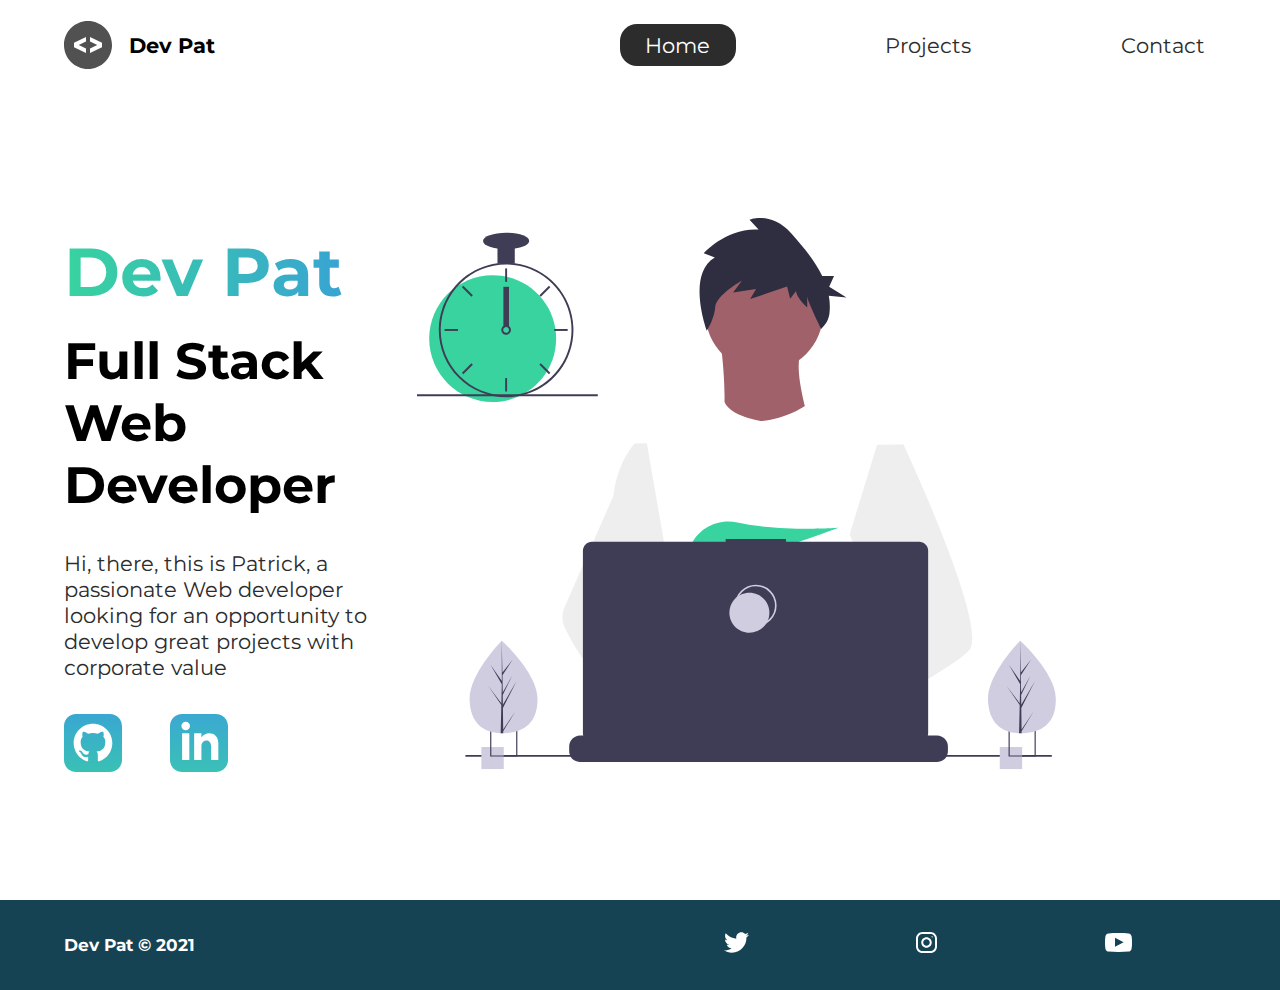
<file: index.html>
<!DOCTYPE html>
<html lang="en">
  <head>
    <meta charset="UTF-8" />
    <meta name="viewport" content="width=device-width, initial-scale=1.0" />
    <meta http-equiv="X-UA-Compatible" content="ie=edge" />
    <meta
      name="description"
      content="Dev Pat is a full stack web developer who specializes in html,css,javascript and java"
    />
    <meta name="robots" content="index,follow" />
    <link
      href="https://fonts.googleapis.com/css?family=Montserrat:400,500&display=swap"
      rel="stylesheet"
    />
    <link rel="stylesheet" href="./styles/style.css" />
    <title>Dev Pat | Web Developer</title>
  </head>
  <body>
    <header class="main-head">
      <nav>
        <div class="logo">
          <img src="./icons/code.svg" alt="logo" />
          <h1>Dev Pat</h1>
        </div>
        <ul>
          <li><a class="active" href="/">Home</a></li>
          <li><a href="./projects/">Projects</a></li>
          <li><a href="./contact/">Contact</a></li>
        </ul>
      </nav>
    </header>
    <section class="intro">
      <div class="intro-text">
        <h2>Dev Pat</h2>
        <h3>
          Full Stack Web
          <br />
          Developer
        </h3>
        <p>
          Hi, there, this is Patrick, a passionate Web developer looking for an
          opportunity to develop great projects with corporate value
        </p>
        <div class="intro-social">
          <a href="https://github.com/patrick881199" target="_blank">
            <img src="./icons/github.svg" alt="github-social-link" />
          </a>
          <a href="./contact" target="_blank">
            <img src="./icons/linked-in.svg" alt="linkedin-social-link" />
          </a>
        </div>
      </div>
      <div class="intro-images">
        <svg
          width="799"
          height="690"
          viewBox="0 0 799 690"
          fill="none"
          xmlns="http://www.w3.org/2000/svg"
        >
          <g id="undraw_dev_productivity_umsq (1) 1" clip-path="url(#clip0)">
            <path
              id="Vector"
              d="M516.92 624.636C516.92 624.636 512.16 626.266 504.42 628.576C487.31 633.706 455.65 642.216 428.82 643.916C405.72 645.396 386.2 641.836 382.63 626.766C381.1 620.286 383.27 614.956 388 610.576C402.12 597.486 439 592.796 468.25 591.186C476.51 590.736 484.15 590.526 490.51 590.446C501.31 590.306 508.39 590.526 508.39 590.526L508.56 591.186L516.92 624.636Z"
              fill="#A0616A"
            />
            <path
              id="Vector_2"
              d="M436.99 672.586C418.61 695.346 342.73 647.666 316.19 629.886C310.41 626.016 306.97 623.566 306.97 623.566L331.25 591.186L338.94 580.936C338.94 580.936 345.82 584.586 355.99 590.526C356.36 590.746 356.73 590.966 357.11 591.186C365.88 596.336 376.89 603.066 388 610.576C403.33 620.946 418.83 632.776 428.82 643.916C438.59 654.806 443.08 665.036 436.99 672.586Z"
              fill="#A0616A"
            />
            <g id="me">
              <path
                id="Vector_3"
                d="M434.672 191.952C475.283 191.607 507.926 158.406 507.582 117.795C507.237 77.1832 474.036 44.5403 433.425 44.8847C392.813 45.2291 360.17 78.4303 360.515 119.042C360.859 159.653 394.06 192.296 434.672 191.952Z"
                fill="#A0616A"
              />
              <path
                id="Vector_4"
                d="M379.477 155.65C379.477 155.65 394.216 259.972 373.002 271.875C351.787 283.779 499.929 283.588 499.929 283.588C499.929 283.588 466.124 193.284 480.809 165.449L379.477 155.65Z"
                fill="#A0616A"
              />
              <path
                id="Vector_5"
                d="M608.101 283.199L596.257 339.402L571.214 458.308L570.49 464.815L562.138 540.138L556.582 590.177L552.857 623.79C528.584 636.526 510.988 645.326 510.988 645.326C510.988 645.326 509.404 637.719 506.871 627.99C489.805 633.265 458.218 642.043 431.404 643.97C441.266 654.777 445.842 664.969 439.817 672.57C421.63 695.485 345.349 648.45 318.659 630.896C318.077 635.158 317.879 639.464 318.068 643.762L297.626 628.314L299.331 592.359L302.206 531.522L305.819 455.229C304.448 451.975 303.294 448.634 302.364 445.228C295.956 423.161 288.032 379.057 281.928 342.067C277.016 312.298 273.302 287.138 272.517 281.785C272.411 281.086 272.358 280.726 272.358 280.726L384.363 230.094C392.509 248.556 429.865 253.809 429.865 253.809C460.756 251.417 484.847 234.913 484.847 234.913L608.101 283.199Z"
                fill="white"
              />
              <path
                id="Vector_6"
                d="M372.285 49.3811L358.49 43.9934C358.49 43.9934 386.969 12.1 426.99 14.513L415.635 2.22366C415.635 2.22366 443.04 -9.01799 468.283 19.6674C481.553 34.7467 496.908 52.4737 506.557 72.5077L521.281 72.3829L515.251 85.9663L536.874 99.3152L514.777 97.0719C516.155 104.471 516.421 112.034 515.566 119.511C514.683 126.991 510.928 133.835 505.094 138.598V138.598C505.094 138.598 487.743 103.449 487.696 97.9443L487.813 111.705C487.813 111.705 473.959 99.4371 473.889 91.1807L466.471 100.877L462.593 85.7717L416.475 101.301L423.87 88.8526L395.157 93.2246L406.278 77.9923C406.278 77.9923 373.932 96.1568 372.811 111.304C371.689 126.452 362.299 140.875 362.299 140.875C362.299 140.875 336.213 70.3294 372.285 49.3811Z"
                fill="#2F2E41"
              />
              <path
                id="Vector_7"
                d="M690.215 540.422C682.794 548.605 664.338 560.992 641.951 574.422C633.623 579.413 624.757 584.559 615.71 589.676C594.122 601.889 571.514 614.001 552.857 623.79C528.584 636.526 510.988 645.326 510.988 645.326C510.988 645.326 509.403 637.719 506.871 627.99C503.48 614.968 498.397 598.141 493.184 590.715C493.002 590.456 492.82 590.218 492.638 589.979C491.121 588.022 489.601 586.885 488.112 586.897L562.138 540.138L594.127 519.926L570.489 464.814L540.842 395.683L557.908 339.727L575.062 283.479L608.101 283.199C608.101 283.199 619.243 306.985 633.514 340.166C635.647 345.128 637.851 350.299 640.096 355.64C669.469 425.394 706.176 522.836 690.215 540.422Z"
                fill="#EEEEEE"
              />
              <path
                id="Vector_8"
                d="M358.123 591.2C355.41 591.212 352.702 591.456 350.029 591.928C327.074 596.073 320.47 616.94 318.659 630.896C318.077 635.158 317.879 639.464 318.068 643.761L297.626 628.314L290.178 622.687C272.316 616.628 256.353 605.733 242.483 592.84C230.449 581.456 219.634 568.849 210.213 555.223C200.831 541.793 192.448 527.692 185.134 513.034C183.094 508.943 181.977 504.454 181.864 499.884C181.751 495.314 182.644 490.775 184.48 486.588L209.154 430.327L245.218 348.098C245.471 346.146 245.752 344.237 246.059 342.371C252.995 300.511 272.367 281.786 272.367 281.786L287.286 281.659L297.778 341.932L310.813 416.815L302.364 445.227L282.839 510.845L302.205 531.522L358.123 591.2Z"
                fill="#EEEEEE"
              />
            </g>
            <path
              id="Vector_9"
              d="M372.877 415.806L385.631 430.686C390.37 429.783 395.319 428.721 400.416 427.529L396.752 415.806L405.71 426.256C459.707 412.975 526.637 387.155 526.637 387.155C526.637 387.155 454.379 392.453 400.428 380.666C376.558 375.451 351.998 387.284 342.202 409.668C336.508 422.679 337.403 433.951 357.596 433.951C364.419 433.835 371.223 433.195 377.949 432.037L372.877 415.806Z"
              fill="#38D39F"
            />
            <path
              id="Vector_10"
              d="M663.65 660.386V666.456C663.654 668.122 663.345 669.774 662.74 671.326C662.472 672.018 662.147 672.687 661.77 673.326C660.578 675.326 658.887 676.983 656.862 678.133C654.838 679.283 652.549 679.887 650.22 679.886H203.67C201.342 679.887 199.053 679.283 197.028 678.133C195.003 676.983 193.312 675.326 192.12 673.326C191.743 672.687 191.419 672.018 191.15 671.326C190.546 669.774 190.237 668.122 190.24 666.456V660.386C190.24 658.622 190.587 656.876 191.262 655.246C191.936 653.616 192.926 652.136 194.173 650.888C195.42 649.641 196.901 648.652 198.53 647.977C200.16 647.302 201.906 646.955 203.67 646.956H229.41V644.126C229.41 644.052 229.425 643.979 229.453 643.911C229.481 643.843 229.522 643.782 229.574 643.73C229.626 643.678 229.688 643.636 229.756 643.608C229.824 643.58 229.897 643.566 229.97 643.566H243.4C243.474 643.566 243.547 643.58 243.615 643.608C243.683 643.636 243.745 643.678 243.797 643.73C243.849 643.782 243.89 643.843 243.918 643.911C243.946 643.979 243.96 644.052 243.96 644.126V646.956H252.35V644.126C252.35 644.052 252.365 643.979 252.393 643.911C252.421 643.843 252.462 643.782 252.514 643.73C252.566 643.678 252.628 643.636 252.696 643.608C252.764 643.58 252.837 643.566 252.91 643.566H266.34C266.414 643.566 266.487 643.58 266.555 643.608C266.623 643.636 266.684 643.678 266.736 643.73C266.789 643.782 266.83 643.843 266.858 643.911C266.886 643.979 266.9 644.052 266.9 644.126V646.956H275.3V644.126C275.3 644.052 275.315 643.979 275.343 643.911C275.371 643.843 275.412 643.782 275.464 643.73C275.516 643.678 275.578 643.636 275.646 643.608C275.714 643.58 275.787 643.566 275.86 643.566H289.29C289.364 643.566 289.437 643.58 289.505 643.608C289.573 643.636 289.634 643.678 289.686 643.73C289.739 643.782 289.78 643.843 289.808 643.911C289.836 643.979 289.85 644.052 289.85 644.126V646.956H298.24V644.126C298.24 644.052 298.255 643.979 298.283 643.911C298.311 643.843 298.352 643.782 298.404 643.73C298.456 643.678 298.518 643.636 298.586 643.608C298.654 643.58 298.727 643.566 298.8 643.566H312.23C312.304 643.566 312.377 643.58 312.445 643.608C312.513 643.636 312.574 643.678 312.626 643.73C312.678 643.782 312.72 643.843 312.748 643.911C312.776 643.979 312.79 644.052 312.79 644.126V646.956H321.18V644.126C321.18 644.052 321.194 643.979 321.223 643.911C321.251 643.843 321.292 643.782 321.344 643.73C321.396 643.678 321.458 643.636 321.526 643.608C321.594 643.58 321.667 643.566 321.74 643.566H335.17C335.244 643.566 335.317 643.58 335.385 643.608C335.453 643.636 335.514 643.678 335.566 643.73C335.618 643.782 335.66 643.843 335.688 643.911C335.716 643.979 335.73 644.052 335.73 644.126V646.956H344.13V644.126C344.13 644.052 344.145 643.979 344.173 643.911C344.201 643.843 344.242 643.782 344.294 643.73C344.346 643.678 344.408 643.636 344.476 643.608C344.544 643.58 344.617 643.566 344.69 643.566H358.12C358.194 643.566 358.267 643.58 358.335 643.608C358.403 643.636 358.464 643.678 358.516 643.73C358.569 643.782 358.61 643.843 358.638 643.911C358.666 643.979 358.68 644.052 358.68 644.126V646.956H367.07V644.126C367.07 644.052 367.085 643.979 367.113 643.911C367.141 643.843 367.182 643.782 367.234 643.73C367.286 643.678 367.348 643.636 367.416 643.608C367.484 643.58 367.557 643.566 367.63 643.566H472.83C472.904 643.566 472.977 643.58 473.045 643.608C473.113 643.636 473.174 643.678 473.227 643.73C473.279 643.782 473.32 643.843 473.348 643.911C473.376 643.979 473.39 644.052 473.39 644.126V646.956H481.79V644.126C481.79 644.052 481.804 643.979 481.833 643.911C481.861 643.843 481.902 643.782 481.954 643.73C482.006 643.678 482.068 643.636 482.136 643.608C482.204 643.58 482.277 643.566 482.35 643.566H495.78C495.928 643.567 496.07 643.627 496.175 643.732C496.279 643.836 496.339 643.978 496.34 644.126V646.956H504.73V644.126C504.73 644.052 504.745 643.979 504.773 643.911C504.801 643.843 504.842 643.782 504.894 643.73C504.946 643.678 505.008 643.636 505.076 643.608C505.144 643.58 505.217 643.566 505.29 643.566H518.72C518.794 643.566 518.867 643.58 518.935 643.608C519.003 643.636 519.065 643.678 519.117 643.73C519.169 643.782 519.21 643.843 519.238 643.911C519.266 643.979 519.28 644.052 519.28 644.126V646.956H527.67V644.126C527.67 644.052 527.685 643.979 527.713 643.911C527.741 643.843 527.782 643.782 527.834 643.73C527.886 643.678 527.948 643.636 528.016 643.608C528.084 643.58 528.157 643.566 528.23 643.566H541.66C541.734 643.566 541.807 643.58 541.875 643.608C541.943 643.636 542.005 643.678 542.057 643.73C542.109 643.782 542.15 643.843 542.178 643.911C542.206 643.979 542.22 644.052 542.22 644.126V646.956H550.62V644.126C550.62 644.052 550.635 643.979 550.663 643.911C550.691 643.843 550.732 643.782 550.784 643.73C550.836 643.678 550.898 643.636 550.966 643.608C551.034 643.58 551.107 643.566 551.18 643.566H564.61C564.757 643.568 564.898 643.628 565.001 643.733C565.104 643.837 565.161 643.979 565.16 644.126V646.956H573.56V644.126C573.56 644.052 573.575 643.979 573.603 643.911C573.631 643.843 573.672 643.782 573.724 643.73C573.776 643.678 573.838 643.636 573.906 643.608C573.974 643.58 574.047 643.566 574.12 643.566H587.55C587.624 643.566 587.697 643.58 587.765 643.608C587.833 643.636 587.895 643.678 587.947 643.73C587.999 643.782 588.04 643.843 588.068 643.911C588.096 643.979 588.11 644.052 588.11 644.126V646.956H596.5V644.126C596.5 644.052 596.515 643.979 596.543 643.911C596.571 643.843 596.612 643.782 596.664 643.73C596.716 643.678 596.778 643.636 596.846 643.608C596.914 643.58 596.987 643.566 597.06 643.566H610.49C610.564 643.566 610.637 643.58 610.705 643.608C610.773 643.636 610.835 643.678 610.887 643.73C610.939 643.782 610.98 643.843 611.008 643.911C611.036 643.979 611.05 644.052 611.05 644.126V646.956H650.22C651.984 646.955 653.731 647.302 655.36 647.977C656.99 648.652 658.471 649.641 659.718 650.888C660.965 652.136 661.954 653.616 662.629 655.246C663.304 656.876 663.651 658.622 663.65 660.386Z"
              fill="#3F3D56"
            />
            <path
              id="Vector_11"
              d="M793.5 671.326H60.5V673.326H793.5V671.326Z"
              fill="#3F3D56"
            />
            <path
              id="Vector_12"
              d="M627.694 404.757H461.251V401.326H385.78V404.757H218.651C215.665 404.757 212.801 405.943 210.69 408.054C208.578 410.166 207.392 413.029 207.392 416.015V643.927C207.392 646.913 208.578 649.776 210.69 651.888C212.801 653.999 215.665 655.185 218.651 655.185H627.694C630.68 655.185 633.544 653.999 635.655 651.888C637.767 649.776 638.953 646.913 638.953 643.927V416.015C638.953 414.537 638.662 413.073 638.096 411.707C637.53 410.341 636.701 409.1 635.655 408.054C634.61 407.009 633.369 406.18 632.003 405.614C630.637 405.048 629.173 404.757 627.694 404.757Z"
              fill="#3F3D56"
            />
            <path
              id="Vector_13"
              d="M423.5 509.326C437.307 509.326 448.5 498.133 448.5 484.326C448.5 470.519 437.307 459.326 423.5 459.326C409.693 459.326 398.5 470.519 398.5 484.326C398.5 498.133 409.693 509.326 423.5 509.326Z"
              stroke="#D0CDE1"
              stroke-width="2"
              stroke-miterlimit="10"
            />
            <path
              id="Vector_14"
              d="M415.5 518.326C429.307 518.326 440.5 507.133 440.5 493.326C440.5 479.519 429.307 468.326 415.5 468.326C401.693 468.326 390.5 479.519 390.5 493.326C390.5 507.133 401.693 518.326 415.5 518.326Z"
              fill="#D0CDE1"
            />
            <path
              id="Vector_15"
              d="M108.446 661.223H80.4463V689.223H108.446V661.223Z"
              fill="#D0CDE1"
            />
            <path
              id="Vector_16"
              d="M91.4502 639.223V673.223H125.45V639.223H91.4502ZM123.97 671.743H92.9202V640.703H123.97V671.743Z"
              fill="#3F3D56"
            />
            <path
              id="Vector_17"
              d="M756.446 661.223H728.446V689.223H756.446V661.223Z"
              fill="#D0CDE1"
            />
            <path
              id="Vector_18"
              d="M739.45 639.223V673.223H773.45V639.223H739.45ZM771.97 671.743H740.92V640.703H771.97V671.743Z"
              fill="#3F3D56"
            />
            <path
              id="Vector_19"
              d="M94.5802 230.113C138.399 230.113 173.921 194.592 173.921 150.773C173.921 106.955 138.399 71.4326 94.5802 71.4326C50.7617 71.4326 15.2397 106.955 15.2397 150.773C15.2397 194.592 50.7617 230.113 94.5802 230.113Z"
              fill="#38D39F"
            />
            <path
              id="Vector_20"
              d="M122.229 56.4899C115.045 55.5763 107.774 55.5763 100.59 56.4899C84.586 58.5913 69.5203 65.2398 57.181 75.6465C44.8417 86.0532 35.7467 99.7813 30.9754 115.202C28.8053 122.229 27.5764 129.514 27.3208 136.864C27.2848 137.886 27.2607 138.92 27.2607 139.954C27.283 162.264 36.1559 183.655 51.932 199.431C67.7082 215.207 89.0989 224.08 111.41 224.103C113.201 224.103 114.992 224.042 116.759 223.934C120.907 223.674 125.03 223.103 129.093 222.227C148.495 218.055 165.798 207.161 177.947 191.468C190.095 175.776 196.308 156.295 195.487 136.467C194.665 116.638 186.863 97.738 173.459 83.1039C160.054 68.4698 141.909 59.0435 122.229 56.4899H122.229ZM137.748 217.347H137.736C130.959 219.659 123.905 221.062 116.759 221.518C114.992 221.638 113.201 221.698 111.41 221.698C89.7377 221.672 68.961 213.051 53.6367 197.727C38.3123 182.402 29.6914 161.626 29.6649 139.954C29.6649 138.92 29.689 137.886 29.725 136.864C30.5514 115.744 39.5156 95.7617 54.7411 81.1008C69.9666 66.44 90.273 58.237 111.41 58.2089C130.776 58.21 149.513 65.0865 164.283 77.6131C179.052 90.1398 188.895 107.503 192.057 126.61C195.219 145.716 191.496 165.325 181.55 181.942C171.604 198.559 156.081 211.106 137.748 217.347H137.748Z"
              fill="#3F3D56"
            />
            <path
              id="Vector_21"
              d="M112.612 63.0176H110.208V79.8474H112.612V63.0176Z"
              fill="#3F3D56"
            />
            <path
              id="Vector_22"
              d="M57.8578 84.7018L56.1577 86.4019L68.0582 98.3023L69.7582 96.6022L57.8578 84.7018Z"
              fill="#3F3D56"
            />
            <path
              id="Vector_23"
              d="M34.4736 138.751V141.156H51.3034V138.751H34.4736Z"
              fill="#3F3D56"
            />
            <path
              id="Vector_24"
              d="M56.1578 193.506L57.8579 195.206L69.7584 183.306L68.0583 181.606L56.1578 193.506Z"
              fill="#3F3D56"
            />
            <path
              id="Vector_25"
              d="M153.062 96.6022L154.762 98.3022L166.662 86.4018L164.962 84.7017L153.062 96.6022Z"
              fill="#3F3D56"
            />
            <path
              id="Vector_26"
              d="M171.516 138.751V141.156H188.346V138.751H171.516Z"
              fill="#3F3D56"
            />
            <path
              id="Vector_27"
              d="M154.762 181.605L153.062 183.305L164.962 195.206L166.662 193.506L154.762 181.605Z"
              fill="#3F3D56"
            />
            <path
              id="Vector_28"
              d="M112.612 200.06H110.208V216.89H112.612V200.06Z"
              fill="#3F3D56"
            />
            <path
              id="Vector_29"
              d="M115.016 135.145C113.976 134.365 112.711 133.943 111.41 133.943C110.11 133.943 108.844 134.365 107.804 135.145C107.091 135.686 106.505 136.375 106.085 137.165C105.552 138.181 105.322 139.329 105.421 140.473C105.52 141.616 105.944 142.707 106.644 143.617C107.343 144.527 108.288 145.218 109.368 145.608C110.447 145.997 111.616 146.07 112.735 145.817C113.855 145.564 114.878 144.996 115.685 144.179C116.492 143.363 117.048 142.333 117.288 141.21C117.528 140.088 117.441 138.92 117.039 137.846C116.636 136.771 115.935 135.834 115.017 135.145H115.016ZM111.41 143.56C110.454 143.557 109.539 143.176 108.863 142.501C108.187 141.825 107.807 140.909 107.804 139.954C107.808 139.224 108.03 138.513 108.441 137.91C108.793 137.4 109.271 136.989 109.828 136.718C110.386 136.446 111.004 136.323 111.623 136.361C112.241 136.398 112.84 136.594 113.361 136.931C113.881 137.267 114.307 137.732 114.595 138.281C114.883 138.83 115.025 139.444 115.007 140.063C114.989 140.683 114.811 141.287 114.491 141.818C114.17 142.349 113.719 142.788 113.179 143.093C112.639 143.398 112.03 143.559 111.41 143.56V143.56Z"
              fill="#3F3D56"
            />
            <path
              id="Vector_30"
              d="M122.229 35.3687H100.591V57.007H122.229V35.3687Z"
              fill="#3F3D56"
            />
            <path
              id="Vector_31"
              d="M111.41 38.9748C127.344 38.9748 140.261 34.4 140.261 28.7567C140.261 23.1134 127.344 18.5386 111.41 18.5386C95.4757 18.5386 82.5586 23.1134 82.5586 28.7567C82.5586 34.4 95.4757 38.9748 111.41 38.9748Z"
              fill="#3F3D56"
            />
            <path id="clock-arrow" d="M115 86H108V135H115V86Z" fill="#3F3D56" />
            <path
              id="Vector_32"
              d="M226 220.44H0V222.844H226V220.44Z"
              fill="#3F3D56"
            />
            <g id="plant-left">
              <path
                id="Vector_33"
                d="M150.594 599.754C151.527 631.704 132.858 643.413 109.43 644.097C108.886 644.113 108.344 644.123 107.805 644.126C106.719 644.135 105.643 644.117 104.577 644.072C83.3891 643.193 66.6172 631.945 65.7495 602.232C64.8515 571.482 103.018 531.529 105.882 528.574L105.887 528.571C105.996 528.458 106.052 528.402 106.052 528.402C106.052 528.402 149.661 567.807 150.594 599.754Z"
                fill="#D0CDE1"
              />
              <path
                id="Vector_34"
                d="M107.744 639.255L122.626 617.124L107.774 641.636L107.805 644.126C106.719 644.135 105.643 644.117 104.577 644.072L105.315 612.06L105.295 611.813L105.322 611.766L105.393 608.741L89.0952 585.078L105.374 606.477L105.432 607.116L105.989 582.93L91.9122 558.397L106.029 578.681L105.882 528.574L105.882 528.407L105.887 528.571L106.821 568.062L119.651 552.021L106.863 571.464L107.143 593.098L118.949 571.984L107.187 596.279L107.343 608.308L124.512 578.897L107.395 612.505L107.744 639.255Z"
                fill="#3F3D56"
              />
            </g>
            <g id="plant-right">
              <path
                id="Vector_35"
                d="M798.594 599.754C799.527 631.704 780.858 643.413 757.43 644.097C756.886 644.113 756.344 644.123 755.805 644.126C754.719 644.135 753.643 644.117 752.577 644.072C731.389 643.193 714.617 631.945 713.749 602.232C712.851 571.482 751.018 531.529 753.882 528.574L753.887 528.571C753.996 528.458 754.052 528.402 754.052 528.402C754.052 528.402 797.661 567.807 798.594 599.754Z"
                fill="#D0CDE1"
              />
              <path
                id="Vector_36"
                d="M755.744 639.255L770.626 617.124L755.774 641.636L755.805 644.126C754.719 644.135 753.643 644.117 752.577 644.072L753.315 612.06L753.295 611.813L753.323 611.766L753.393 608.741L737.095 585.078L753.374 606.477L753.432 607.116L753.989 582.93L739.912 558.397L754.029 578.681L753.882 528.574L753.882 528.407L753.887 528.571L754.821 568.062L767.651 552.021L754.864 571.464L755.143 593.098L766.949 571.984L755.187 596.279L755.343 608.308L772.512 578.897L755.395 612.505L755.744 639.255Z"
                fill="#3F3D56"
              />
            </g>
          </g>
          <defs>
            <clipPath id="clip0">
              <rect width="798.627" height="689.223" fill="white" />
            </clipPath>
          </defs>
        </svg>
        <img class="splash" src="./img/splash.svg" alt="" />
      </div>
    </section>
    <footer>
      <h4>Dev Pat &copy; 2021</h4>
      <ul>
        <li>
          <a href="#">
            <img src="./icons/twitter 1.svg" alt="twitter-social" />
          </a>
        </li>
        <li>
          <a href="#">
            <img src="./icons/instagram 1.svg" alt="instagram-social" />
          </a>
        </li>
        <li>
          <a href="#">
            <img src="./icons/youtube-symbol 1.svg" alt="youtube-social" />
          </a>
        </li>
      </ul>
    </footer>
  </body>
</html>
</file>
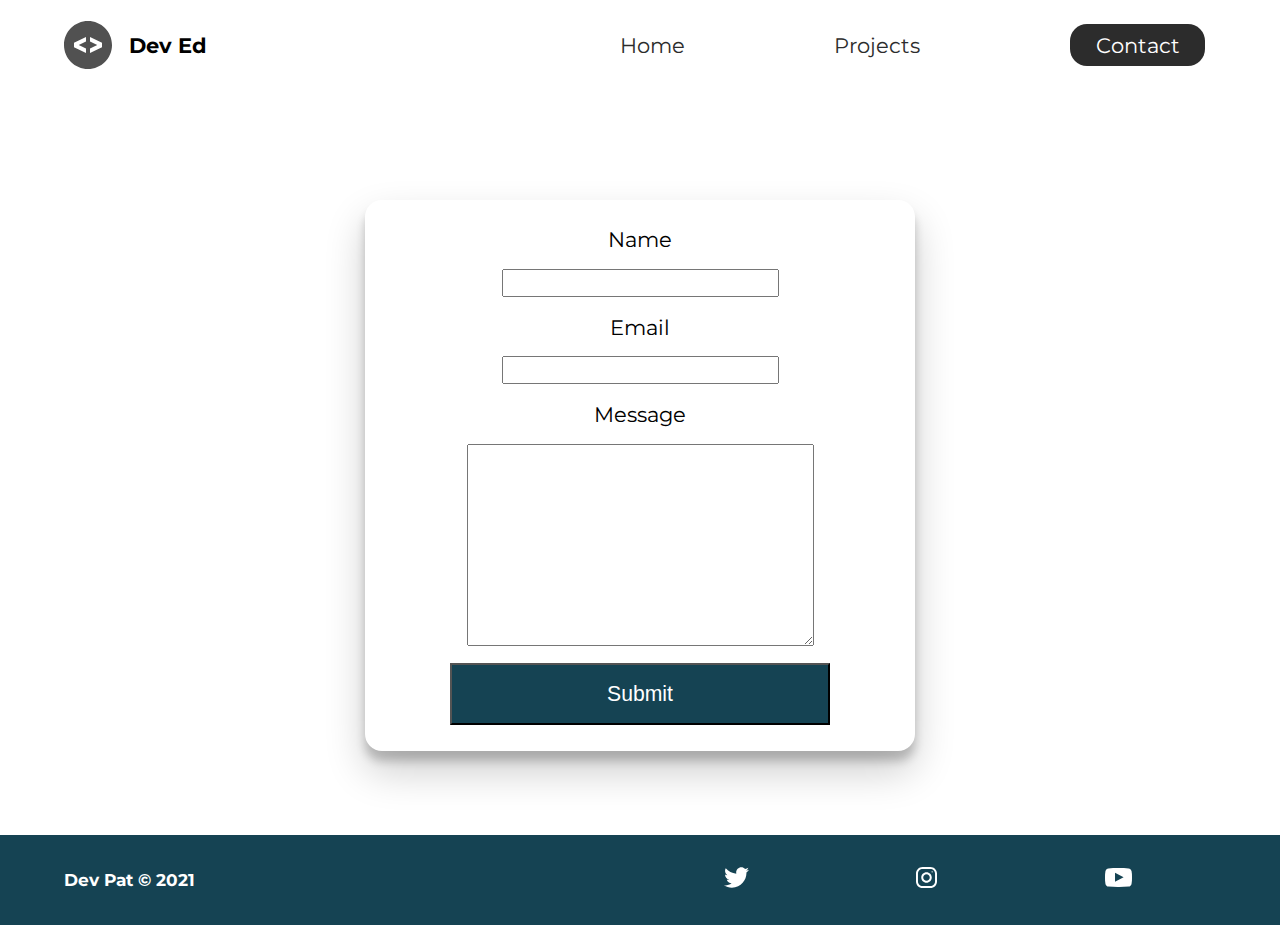
<file: contact/index.html>
<!DOCTYPE html>
<html lang="en">
  <head>
    <meta charset="UTF-8" />
    <meta name="viewport" content="width=device-width, initial-scale=1.0" />
    <meta http-equiv="X-UA-Compatible" content="ie=edge" />
    <meta
      name="description"
      content="Dev Pat is a full stack web developer who specializes in html,css,javascript and java"
    />
    <meta name="robots" content="index,follow" />
    <link
      href="https://fonts.googleapis.com/css?family=Montserrat:400,500&display=swap"
      rel="stylesheet"
    />
    <link rel="stylesheet" href="../styles/style.css" />
    <title>Dev Pat | Web Developer</title>
  </head>
  <body>
    <header class="main-head">
      <nav>
        <div class="logo">
          <img src="../icons/code.svg" alt="logo" />
          <h1>Dev Ed</h1>
        </div>
        <ul>
          <li><a href="../index.html">Home</a></li>
          <li><a href="../projects/">Projects</a></li>
          <li><a class="active" href="./index.html">Contact</a></li>
        </ul>
      </nav>
    </header>
    <section class="form-section">
      <form netlify>
        <label for="name">Name</label>
        <input type="text" name="name" id="name" required />
        <label for="email">Email</label>
        <input type="email" name="email" id="email" required />
        <label for="message">Message</label>
        <textarea name="message" id="message" cols="30" rows="10"></textarea>
        <button type="submit">Submit</button>
      </form>
    </section>
    <footer>
      <h4>Dev Pat &copy; 2021</h4>
      <ul>
        <li>
          <a href="#">
            <img src="../icons/twitter 1.svg" alt="twitter-social" />
          </a>
        </li>
        <li>
          <a href="#">
            <img src="../icons/instagram 1.svg" alt="instagram-social" />
          </a>
        </li>
        <li>
          <a href="#">
            <img src="../icons/youtube-symbol 1.svg" alt="youtube-social" />
          </a>
        </li>
      </ul>
    </footer>
  </body>
</html>
</file>
<file: styles/style.css>
/* Global Styles */
* {
  margin: 0;
  padding: 0;
  -webkit-box-sizing: border-box;
          box-sizing: border-box;
}

html {
  font-size: 62.5%;
}

body {
  font-family: "Montserrat", sans-serif;
}

h1 {
  font-size: 2.5rem;
}

li,
button,
label,
input,
a,
p {
  font-size: 2.5rem;
}

h2 {
  font-size: 4rem;
}

h3 {
  font-size: 2.5rem;
}

h4,
h5 {
  font-size: 2rem;
}

ul {
  list-style: none;
}

a {
  text-decoration: none;
  color: #2c2c2c;
}

.main-head {
  width: 95%;
  margin: 0 0 0 auto;
}

nav {
  display: -webkit-box;
  display: -ms-flexbox;
  display: flex;
  -webkit-box-pack: justify;
      -ms-flex-pack: justify;
          justify-content: space-between;
  -webkit-box-align: center;
      -ms-flex-align: center;
          align-items: center;
  -webkit-box-orient: horizontal;
  -webkit-box-direction: normal;
      -ms-flex-direction: row;
          flex-direction: row;
  min-height: 10vh;
  width: 60%;
  -ms-flex-wrap: wrap;
      flex-wrap: wrap;
}

nav .logo {
  display: -webkit-box;
  display: -ms-flexbox;
  display: flex;
  -webkit-box-pack: start;
      -ms-flex-pack: start;
          justify-content: flex-start;
  -webkit-box-align: center;
      -ms-flex-align: center;
          align-items: center;
  -webkit-box-orient: horizontal;
  -webkit-box-direction: normal;
      -ms-flex-direction: row;
          flex-direction: row;
  -webkit-box-flex: 1;
      -ms-flex: 1 1 10rem;
          flex: 1 1 10rem;
}

nav .logo h1 {
  margin: 2rem;
}

nav ul {
  display: -webkit-box;
  display: -ms-flexbox;
  display: flex;
  -ms-flex-pack: distribute;
      justify-content: space-around;
  -webkit-box-align: center;
      -ms-flex-align: center;
          align-items: center;
  -webkit-box-orient: horizontal;
  -webkit-box-direction: normal;
      -ms-flex-direction: row;
          flex-direction: row;
  -webkit-box-flex: 1;
      -ms-flex: 1 1 40rem;
          flex: 1 1 40rem;
}

.intro {
  min-height: 90vh;
  width: 90%;
  margin: auto;
  -ms-flex-wrap: wrap;
      flex-wrap: wrap;
  display: -webkit-box;
  display: -ms-flexbox;
  display: flex;
  -webkit-box-pack: justify;
      -ms-flex-pack: justify;
          justify-content: space-between;
  -webkit-box-align: center;
      -ms-flex-align: center;
          align-items: center;
  -webkit-box-orient: horizontal;
  -webkit-box-direction: normal;
      -ms-flex-direction: row;
          flex-direction: row;
}

.intro h2 {
  font-size: 8rem;
  padding-top: 2rem;
  background: -webkit-gradient(linear, left top, right top, from(#38d39f), to(#38a4d3));
  background: linear-gradient(left, #38d39f, #38a4d3);
  -webkit-background-clip: text;
  -webkit-text-fill-color: transparent;
  display: inline-block;
}

.intro h3 {
  font-size: 6rem;
  padding: 2rem 0rem;
}

.intro p {
  padding-top: 2rem;
  color: #2c2c2c;
}

.splash {
  position: absolute;
  top: 0%;
  right: 0%;
  height: 100%;
  z-index: -1;
}

.intro-social {
  margin-top: 4rem;
}

.intro-social a {
  margin-right: 5rem;
}

.active {
  background: #2c2c2c;
  color: white;
  padding: 1rem 3rem;
  border-radius: 2rem;
}

.intro-text,
.intro-imddages {
  -webkit-box-flex: 1;
      -ms-flex: 1 1 40rem;
          flex: 1 1 40rem;
}

#plant-left {
  -webkit-animation: plant 1.5s ease infinite alternate;
          animation: plant 1.5s ease infinite alternate;
}

#plant-right {
  -webkit-animation: plant 1.5s ease infinite alternate 0.5s;
          animation: plant 1.5s ease infinite alternate 0.5s;
}

#me {
  -webkit-animation: me 1s ease infinite alternate;
          animation: me 1s ease infinite alternate;
  -webkit-transform-origin: bottom;
          transform-origin: bottom;
}

#clock-arrow {
  -webkit-animation: clock 1.5s infinite linear;
          animation: clock 1.5s infinite linear;
  transform-box: fill-box;
  -webkit-transform-origin: bottom;
          transform-origin: bottom;
}

@-webkit-keyframes me {
  from {
    -webkit-transform: rotateZ(-5deg);
            transform: rotateZ(-5deg);
  }
  to {
    -webkit-transform: rotateZ(5deg);
            transform: rotateZ(5deg);
  }
}

@keyframes me {
  from {
    -webkit-transform: rotateZ(-5deg);
            transform: rotateZ(-5deg);
  }
  to {
    -webkit-transform: rotateZ(5deg);
            transform: rotateZ(5deg);
  }
}

@-webkit-keyframes plant {
  from {
    -webkit-transform: translateY(0%);
            transform: translateY(0%);
  }
  to {
    -webkit-transform: translateY(-30%);
            transform: translateY(-30%);
  }
}

@keyframes plant {
  from {
    -webkit-transform: translateY(0%);
            transform: translateY(0%);
  }
  to {
    -webkit-transform: translateY(-30%);
            transform: translateY(-30%);
  }
}

@-webkit-keyframes clock {
  from {
    -webkit-transform: rotateZ(0deg);
            transform: rotateZ(0deg);
  }
  to {
    -webkit-transform: rotateZ(360deg);
            transform: rotateZ(360deg);
  }
}

@keyframes clock {
  from {
    -webkit-transform: rotateZ(0deg);
            transform: rotateZ(0deg);
  }
  to {
    -webkit-transform: rotateZ(360deg);
            transform: rotateZ(360deg);
  }
}

.projects {
  width: 90%;
  margin: 2rem auto;
  min-height: 90vh;
  display: -webkit-box;
  display: -ms-flexbox;
  display: flex;
  -webkit-box-pack: justify;
      -ms-flex-pack: justify;
          justify-content: space-between;
  -webkit-box-align: center;
      -ms-flex-align: center;
          align-items: center;
  -webkit-box-orient: horizontal;
  -webkit-box-direction: normal;
      -ms-flex-direction: row;
          flex-direction: row;
  text-align: center;
  -ms-flex-wrap: wrap;
      flex-wrap: wrap;
}

.projects h2 {
  margin: 5rem;
}

.projects .wrapper {
  width: 60rem;
  height: 50rem;
  -webkit-box-shadow: 2px 2px 10px 5px #bbbbbb;
          box-shadow: 2px 2px 10px 5px #bbbbbb;
  border-radius: 2rem;
  cursor: pointer;
  position: relative;
}

.projects .wrapper .text {
  font-size: 1.2rem;
  text-align: left;
  border-radius: 2rem;
  color: white;
  position: absolute;
  width: 60rem;
  height: 50rem;
  display: block;
  top: 0;
  left: 0;
  opacity: 0;
  -webkit-transition: all 0.2s ease;
  transition: all 0.2s ease;
  padding: 3rem;
  background-color: rgba(0, 0, 0, 0.8);
}

.projects .wrapper .text:hover {
  opacity: 1 !important;
}

.projects img {
  width: 60rem;
  height: 50rem;
  border-radius: 2rem;
}

.travelly,
.elena {
  -webkit-box-flex: 1;
      -ms-flex: 1 1 40rem;
          flex: 1 1 40rem;
  display: -webkit-box;
  display: -ms-flexbox;
  display: flex;
  -webkit-box-orient: vertical;
  -webkit-box-direction: normal;
      -ms-flex-direction: column;
          flex-direction: column;
  -webkit-box-align: center;
      -ms-flex-align: center;
          align-items: center;
  -webkit-box-pack: center;
      -ms-flex-pack: center;
          justify-content: center;
}

.form-section {
  min-height: 80vh;
  display: -webkit-box;
  display: -ms-flexbox;
  display: flex;
  -webkit-box-pack: center;
      -ms-flex-pack: center;
          justify-content: center;
  -webkit-box-align: center;
      -ms-flex-align: center;
          align-items: center;
  -webkit-box-orient: horizontal;
  -webkit-box-direction: normal;
      -ms-flex-direction: row;
          flex-direction: row;
  margin-top: 3rem;
}

.form-section form {
  padding: 3rem 10rem;
  -webkit-box-shadow: 0px 10px 10px rgba(0, 0, 0, 0.2), 0px 20px 40px rgba(0, 0, 0, 0.2);
          box-shadow: 0px 10px 10px rgba(0, 0, 0, 0.2), 0px 20px 40px rgba(0, 0, 0, 0.2);
  display: -webkit-box;
  display: -ms-flexbox;
  display: flex;
  -webkit-box-pack: center;
      -ms-flex-pack: center;
          justify-content: center;
  -webkit-box-align: center;
      -ms-flex-align: center;
          align-items: center;
  -webkit-box-orient: vertical;
  -webkit-box-direction: normal;
      -ms-flex-direction: column;
          flex-direction: column;
  border-radius: 2rem;
}

.form-section form input,
.form-section form textarea {
  margin: 2rem;
}

.form-section form input:focus,
.form-section form textarea:focus {
  outline: 2px solid black;
}

.form-section form textarea {
  font-family: "Montserrat", sans-serif;
  font-size: 2rem;
}

.form-section form button {
  width: 100%;
  padding: 2rem;
  background: #154353;
  color: white;
}

.form-section form button:focus {
  background: #33696b;
}

footer {
  background: #154353;
  color: white;
  min-height: 10vh;
  padding: 0% 5%;
  display: -webkit-box;
  display: -ms-flexbox;
  display: flex;
  -webkit-box-pack: start;
      -ms-flex-pack: start;
          justify-content: flex-start;
  -webkit-box-align: center;
      -ms-flex-align: center;
          align-items: center;
  -webkit-box-orient: horizontal;
  -webkit-box-direction: normal;
      -ms-flex-direction: row;
          flex-direction: row;
}

footer ul {
  -webkit-box-flex: 1;
      -ms-flex: 1 1 40rem;
          flex: 1 1 40rem;
  display: -webkit-box;
  display: -ms-flexbox;
  display: flex;
  -ms-flex-pack: distribute;
      justify-content: space-around;
  -webkit-box-align: center;
      -ms-flex-align: center;
          align-items: center;
  -webkit-box-orient: horizontal;
  -webkit-box-direction: normal;
      -ms-flex-direction: row;
          flex-direction: row;
}

footer h4 {
  -webkit-box-flex: 1;
      -ms-flex: 1 1 40rem;
          flex: 1 1 40rem;
}

@media screen and (max-width: 1332px) {
  html {
    font-size: 53%;
  }
  .splash {
    display: none;
  }
  svg {
    width: 80%;
  }
  nav {
    width: 100%;
  }
}

@media screen and (max-width: 754px) {
  html {
    font-size: 45%;
  }
  svg {
    height: 60%;
  }
  .main-head {
    width: 100%;
  }
  nav .logo {
    display: -webkit-box;
    display: -ms-flexbox;
    display: flex;
    -webkit-box-pack: center;
        -ms-flex-pack: center;
            justify-content: center;
    -webkit-box-align: center;
        -ms-flex-align: center;
            align-items: center;
    -webkit-box-orient: vertical;
    -webkit-box-direction: normal;
        -ms-flex-direction: column;
            flex-direction: column;
    -webkit-box-flex: 1;
        -ms-flex: 1 1 20rem;
            flex: 1 1 20rem;
    margin-top: 2rem;
  }
  nav ul {
    -webkit-box-flex: 1;
        -ms-flex: 1 1 60rem;
            flex: 1 1 60rem;
    margin: 2rem 0rem;
  }
  .intro-text {
    margin-top: 5rem;
    text-align: center;
  }
  .intro-images {
    text-align: center;
  }
  .intro-social {
    display: -webkit-box;
    display: -ms-flexbox;
    display: flex;
    -webkit-box-pack: center;
        -ms-flex-pack: center;
            justify-content: center;
    -webkit-box-align: center;
        -ms-flex-align: center;
            align-items: center;
    -webkit-box-orient: horizontal;
    -webkit-box-direction: normal;
        -ms-flex-direction: row;
            flex-direction: row;
  }
  .intro-social a {
    margin: 2rem;
  }
  .elena,
  .travelly {
    -webkit-box-flex: 1;
        -ms-flex: 1 1 50rem;
            flex: 1 1 50rem;
  }
  .elena img,
  .travelly img {
    width: 100%;
    height: 100%;
  }
  form {
    padding: 0rem;
    width: 100%;
  }
}
/*# sourceMappingURL=style.css.map */
</file>
